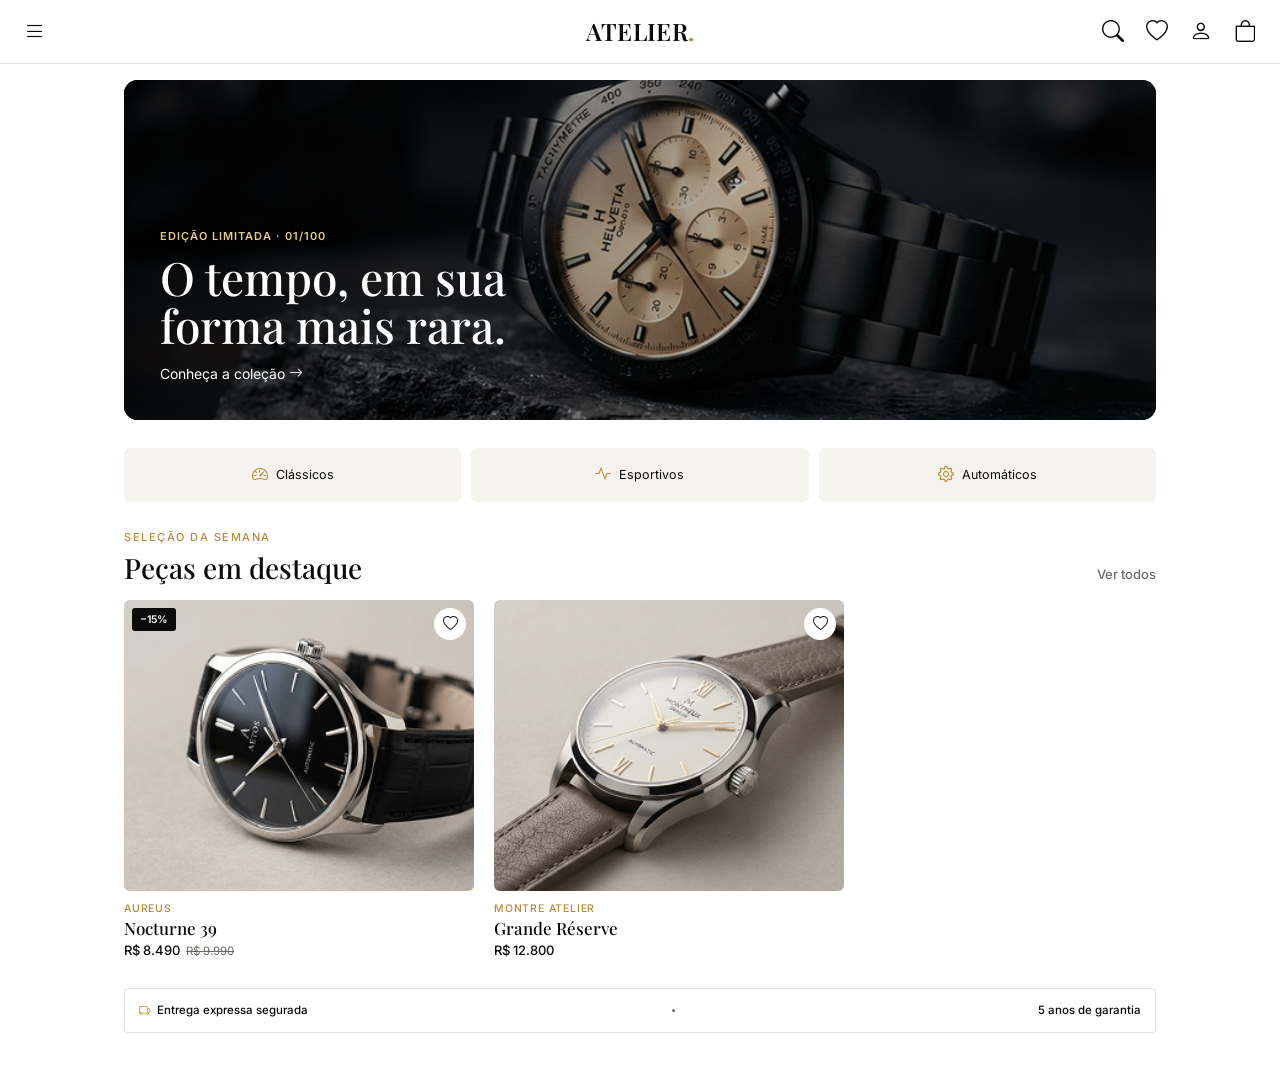
<file: index.html>
<!DOCTYPE html>
<html lang="pt-BR">
<head>
  <meta charset="UTF-8">
  <meta name="viewport" content="width=device-width, initial-scale=1.0">
  <title>ATELIER</title>
  <link rel="preconnect" href="https://fonts.googleapis.com">
  <link rel="preconnect" href="https://fonts.gstatic.com" crossorigin>
  <link href="https://fonts.googleapis.com/css2?family=Inter:wght@400;500;600;700&family=Playfair+Display:wght@500;600&display=swap" rel="stylesheet">
  <link rel="stylesheet" href="https://cdn.jsdelivr.net/npm/bootstrap-icons@1.11.3/font/bootstrap-icons.css">
  <link rel="stylesheet" href="style.css">
  <script>document.documentElement.dataset.tema = localStorage.getItem('tema') || 'claro';</script>
</head>
<body data-pagina="home">
  <header class="topo">
    <div class="esquerda"><button class="icone" onclick="abrirMenu()" aria-label="Abrir menu"><i class="bi bi-list"></i></button></div>
    <a href="index.html" class="marca">ATELIER<span>.</span></a>
    <div class="direita">
      <button class="icone" onclick="abrirMenu()" aria-label="Buscar"><i class="bi bi-search"></i></button>
      <a href="favoritos.html" class="icone so-desktop" aria-label="Favoritos"><i class="bi bi-heart"></i></a>
      <a href="conta.html" class="icone so-desktop" aria-label="Minha conta"><i class="bi bi-person"></i></a>
      <a href="checkout.html" class="icone" aria-label="Sacola"><i class="bi bi-bag"></i><span class="contador">0</span></a>
    </div>
  </header>
  <div class="menu-tela" id="menu" hidden>
    <header class="topo escuro">
      <div class="esquerda"><button class="icone" onclick="fecharMenu()" aria-label="Fechar menu"><i class="bi bi-x-lg"></i></button></div>
      <a href="index.html" class="marca">ATELIER<span>.</span></a>
      <div class="direita">
        <a href="checkout.html" class="icone" aria-label="Sacola"><i class="bi bi-bag"></i></a>
      </div>
    </header>
    <form class="menu-busca" action="produtos.html">
      <div class="busca"><i class="bi bi-search"></i><input type="search" name="busca" placeholder="Buscar coleção, marca ou referência"></div>
    </form>
    <nav class="menu-lista">
      <a href="index.html" class="atual"><small>01</small>Início<i class="bi bi-arrow-up-right"></i></a>
      <a href="produtos.html?cat=novidades"><small>02</small>Novidades<i class="bi bi-arrow-up-right"></i></a>
      <a href="produtos.html?cat=relogios"><small>03</small>Relógios<i class="bi bi-arrow-up-right"></i></a>
      <a href="produtos.html?cat=acessorios"><small>04</small>Acessórios<i class="bi bi-arrow-up-right"></i></a>
      <a href="produtos.html?cat=ofertas"><small>05</small>Ofertas<i class="bi bi-arrow-up-right"></i></a>
    </nav>
    <a class="jornal" href="produtos.html?cat=novidades">
      <img src="img/Heritage chrono.png" alt="" onerror="this.remove()">
      <div><small>Atelier Journal · 08</small><h3>A arte invisível de um movimento perfeito</h3></div>
      <span>Ler artigo <i class="bi bi-arrow-right"></i></span>
    </a>
    <div class="menu-rodape">
      <a href="conta.html"><i class="bi bi-person"></i> Minha conta</a>
      <span>Brasil · PT <i class="bi bi-chevron-down" style="color:#a09e97"></i></span>
    </div>
  </div>

  <main>
    <section class="banner">
      <img src="img/Banner.png" alt="" onerror="this.remove()">
      <small>Edição limitada · 01/100</small>
      <h1>O tempo, em sua forma mais rara.</h1>
      <a href="produtos.html?cat=relogios">Conheça a coleção <i class="bi bi-arrow-right"></i></a>
    </section>

    <div class="atalhos">
      <a href="produtos.html?cat=relogios"><i class="bi bi-speedometer2"></i>Clássicos</a>
      <a href="produtos.html?cat=relogios"><i class="bi bi-activity"></i>Esportivos</a>
      <a href="produtos.html?cat=relogios"><i class="bi bi-gear"></i>Automáticos</a>
    </div>

    <section style="margin-top:28px">
      <span class="rotulo">Seleção da semana</span>
      <div class="titulo-linha">
        <h2>Peças em destaque</h2>
        <a href="produtos.html?cat=novidades">Ver todos</a>
      </div>
      <div class="grade destaques" id="destaques"></div>
    </section>

    <p class="faixa"><span><i class="bi bi-truck"></i>Entrega expressa segurada</span><em></em><span>5 anos de garantia</span></p>
  </main>
  <nav class="abas">
    <a href="index.html" class="ativo"><i class="bi bi-house"></i>Início</a>
    <a href="favoritos.html"><i class="bi bi-heart"></i>Favoritos</a>
    <a href="conta.html"><i class="bi bi-person"></i>Conta</a>
  </nav>

  <script src="script.js"></script>
</body>
</html>
</file>
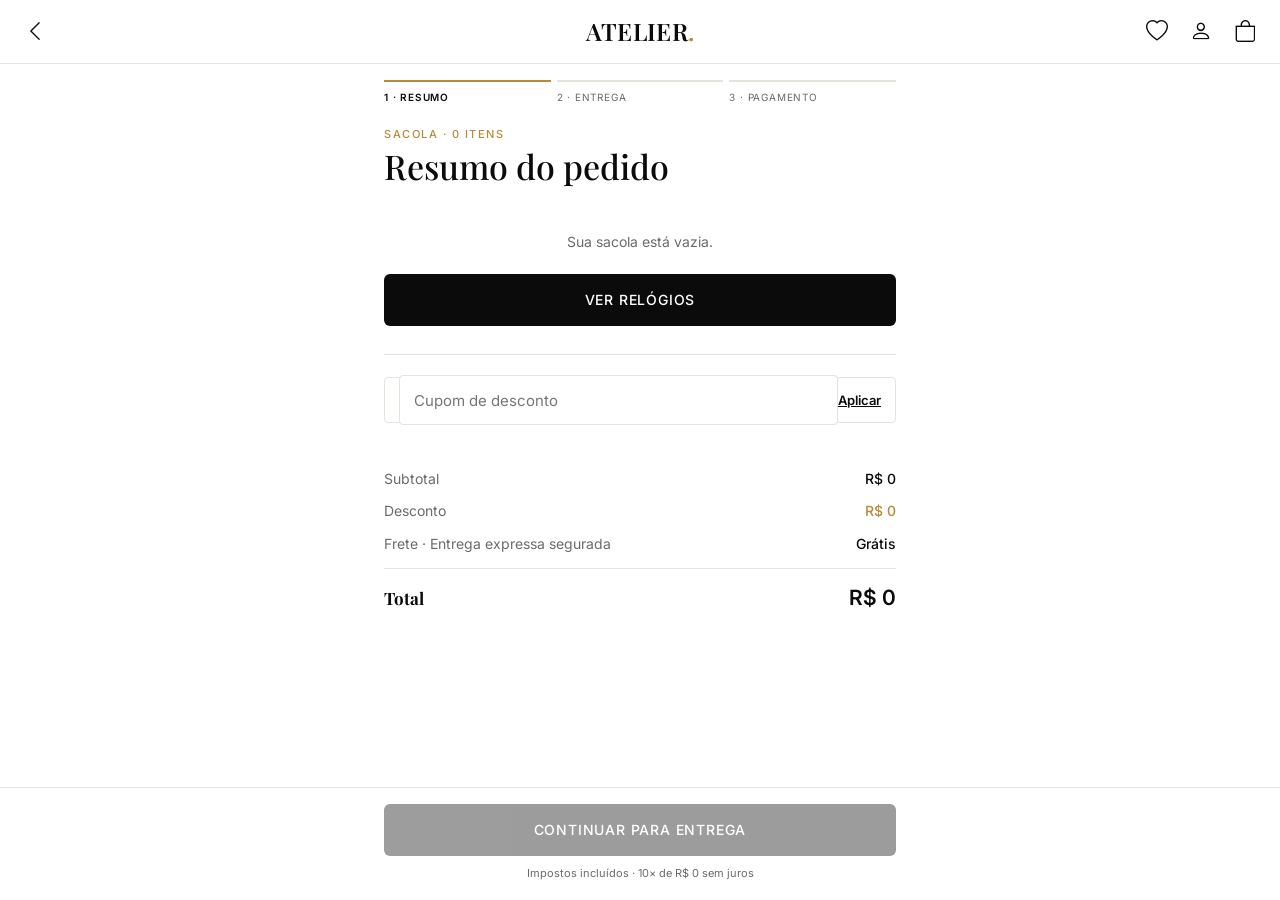
<file: Checkout.html>
<!DOCTYPE html>
<html lang="pt-BR">
<head>
  <meta charset="UTF-8">
  <meta name="viewport" content="width=device-width, initial-scale=1.0">
  <title>Checkout · ATELIER</title>
  <link rel="preconnect" href="https://fonts.googleapis.com">
  <link rel="preconnect" href="https://fonts.gstatic.com" crossorigin>
  <link href="https://fonts.googleapis.com/css2?family=Inter:wght@400;500;600;700&family=Playfair+Display:wght@500;600&display=swap" rel="stylesheet">
  <link rel="stylesheet" href="https://cdn.jsdelivr.net/npm/bootstrap-icons@1.11.3/font/bootstrap-icons.css">
  <link rel="stylesheet" href="style.css">
  <script>document.documentElement.dataset.tema = localStorage.getItem('tema') || 'claro';</script>
</head>
<body data-pagina="checkout">
  <header class="topo">
    <div class="esquerda"><button class="icone" onclick="history.back()" aria-label="Voltar"><i class="bi bi-chevron-left"></i></button></div>
    <a href="index.html" class="marca">ATELIER<span>.</span></a>
    <div class="direita">
      
      <a href="favoritos.html" class="icone so-desktop" aria-label="Favoritos"><i class="bi bi-heart"></i></a>
      <a href="conta.html" class="icone so-desktop" aria-label="Minha conta"><i class="bi bi-person"></i></a>
      <a href="checkout.html" class="icone" aria-label="Sacola"><i class="bi bi-bag"></i><span class="contador">0</span></a>
    </div>
  </header>

  <main class="estreito com-barra">
    <div class="passos" id="passos">
      <span class="atual">1 · Resumo</span>
      <span>2 · Entrega</span>
      <span>3 · Pagamento</span>
    </div>

    <section id="etapa1">
      <span class="rotulo" id="tituloSacola"></span>
      <h1>Resumo do pedido</h1>
      <div class="itens" id="itens"></div>

      <div class="cupom">
        <input type="text" id="codigoCupom" placeholder="Cupom de desconto">
        <button onclick="aplicarCupom()">Aplicar</button>
      </div>
      <p class="aviso" id="avisoCupom"></p>

      <div class="totais">
        <div><span>Subtotal</span><span id="subtotal"></span></div>
        <div class="desconto"><span>Desconto</span><span id="desconto"></span></div>
        <div><span>Frete · Entrega expressa segurada</span><span>Grátis</span></div>
      </div>
      <div class="total-final"><strong>Total</strong><strong class="totalGeral"></strong></div>

      <div class="barra-fixa">
        <button class="botao" id="continuar" onclick="irParaEtapa(2)">Continuar para entrega</button>
        <p class="nota-fixa" id="parcela"></p>
      </div>
    </section>

    <section id="etapa2" hidden>
      <span class="rotulo">Etapa 2 de 3</span>
      <h1>Informações de entrega</h1>

      <div id="formEntrega">
        <label for="nome">Nome completo</label>
        <input type="text" id="nome" value="Marina Albuquerque" required>
        <label for="telefone">Telefone</label>
        <input type="text" id="telefone" value="+55 (51) 99876-5432" required>
        <label for="cep">CEP</label>
        <input type="text" id="cep" value="90010-150" required>
        <label for="endereco">Endereço</label>
        <input type="text" id="endereco" value="Rua dos Andradas, 1234 · Apto 1201" required>
        <div class="linha-dupla">
          <div><label for="cidade">Cidade</label><input type="text" id="cidade" value="Porto Alegre" required></div>
          <div><label for="estado">Estado</label><input type="text" id="estado" value="RS" required></div>
        </div>
      </div>

      <div class="entrega-info">
        <i class="bi bi-truck"></i>
        <div><strong>Entrega expressa segurada</strong><br><span class="suave">Chegada em 2 a 3 dias úteis · Grátis</span></div>
      </div>

      <div class="barra-fixa">
        <button class="botao" onclick="irParaEtapa(3)">Continuar para pagamento</button>
        <button class="botao contorno" onclick="irParaEtapa(1)">Voltar</button>
      </div>
    </section>

    <section id="etapa3" hidden>
      <span class="rotulo">Etapa 3 de 3</span>
      <h1>Forma de pagamento</h1>

      <div class="opcoes">
        <label><input type="radio" name="metodo" value="cartao" checked onchange="escolherMetodo()"> Cartão de crédito · até 10× sem juros</label>
        <label><input type="radio" name="metodo" value="pix" onchange="escolherMetodo()"> Pix · aprovação imediata</label>
      </div>

      <div id="blocoCartao">
        <label for="numero">Número do cartão</label>
        <input type="text" id="numero" placeholder="0000 0000 0000 0000" required>
        <label for="titular">Nome impresso no cartão</label>
        <input type="text" id="titular" placeholder="NOME COMPLETO" required>
        <div class="linha-dupla">
          <div><label for="validade">Validade</label><input type="text" id="validade" placeholder="MM / AA" required></div>
          <div><label for="cvv">CVV</label><input type="text" id="cvv" placeholder="•••" required></div>
        </div>
      </div>

      <div id="blocoPix" hidden>
        <p class="suave" style="margin-top:16px">Abra o app do seu banco, escolha pagar com Pix e cole o código abaixo.</p>
        <p class="pix" id="codigoPix">00020126580014br.gov.bcb.pix0136atelier-pagamento-exemplo</p>
        <button class="botao contorno" onclick="copiarPix(this)">Copiar código</button>
      </div>

      <div class="total-final" style="margin-top:24px"><strong>Total</strong><strong class="totalGeral"></strong></div>

      <div class="barra-fixa">
        <button class="botao" onclick="concluirCompra()">Concluir compra</button>
        <button class="botao contorno" onclick="irParaEtapa(2)">Voltar</button>
        <p class="nota-fixa">Pagamento criptografado · Compra 100% segura</p>
      </div>
    </section>

    <section id="etapa4" class="confirmacao" hidden>
      <i class="bi bi-check2"></i>
      <h1>Obrigado, Marina.</h1>
      <p>Seu pedido foi confirmado e já estamos preparando sua peça com todo o cuidado.</p>

      <div class="resumo">
        <div><span>Pedido nº</span><strong id="numeroPedido"></strong></div>
        <div><span>Itens</span><span id="resumoItens"></span></div>
        <div><span>Pagamento</span><span id="resumoPagamento"></span></div>
        <div><span>Entrega prevista</span><span>Em 2 a 3 dias úteis</span></div>
        <div><span>Total</span><span id="resumoTotal"></span></div>
      </div>

      <a href="pedidos.html" class="botao">Rastrear pedido</a>
      <a href="produtos.html?cat=relogios" class="botao contorno" style="margin-top:10px">Continuar comprando</a>
    </section>
  </main>

  <script src="script.js"></script>
</body>
</html>
</file>
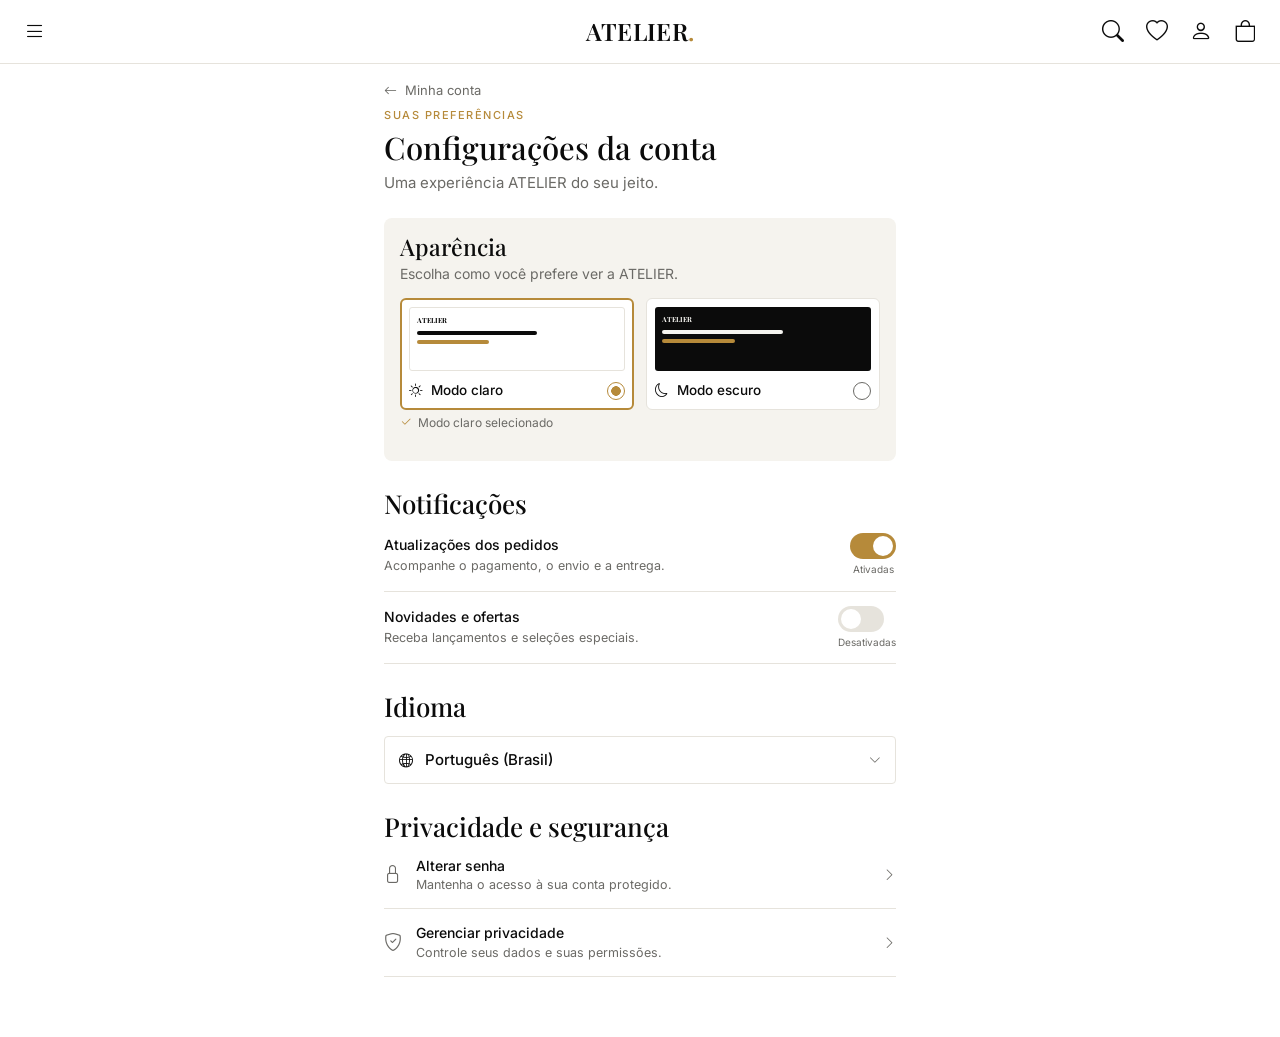
<file: Configuracoes.html>
<!DOCTYPE html>
<html lang="pt-BR">
<head>
  <meta charset="UTF-8">
  <meta name="viewport" content="width=device-width, initial-scale=1.0">
  <title>Configurações · ATELIER</title>
  <link rel="preconnect" href="https://fonts.googleapis.com">
  <link rel="preconnect" href="https://fonts.gstatic.com" crossorigin>
  <link href="https://fonts.googleapis.com/css2?family=Inter:wght@400;500;600;700&family=Playfair+Display:wght@500;600&display=swap" rel="stylesheet">
  <link rel="stylesheet" href="https://cdn.jsdelivr.net/npm/bootstrap-icons@1.11.3/font/bootstrap-icons.css">
  <link rel="stylesheet" href="style.css">
  <script>document.documentElement.dataset.tema = localStorage.getItem('tema') || 'claro';</script>
</head>
<body data-pagina="config">
  <header class="topo">
    <div class="esquerda"><button class="icone" onclick="abrirMenu()" aria-label="Abrir menu"><i class="bi bi-list"></i></button></div>
    <a href="index.html" class="marca">ATELIER<span>.</span></a>
    <div class="direita">
      <button class="icone" onclick="abrirMenu()" aria-label="Buscar"><i class="bi bi-search"></i></button>
      <a href="favoritos.html" class="icone so-desktop" aria-label="Favoritos"><i class="bi bi-heart"></i></a>
      <a href="conta.html" class="icone so-desktop" aria-label="Minha conta"><i class="bi bi-person"></i></a>
      <a href="checkout.html" class="icone" aria-label="Sacola"><i class="bi bi-bag"></i><span class="contador">0</span></a>
    </div>
  </header>
  <div class="menu-tela" id="menu" hidden>
    <header class="topo escuro">
      <div class="esquerda"><button class="icone" onclick="fecharMenu()" aria-label="Fechar menu"><i class="bi bi-x-lg"></i></button></div>
      <a href="index.html" class="marca">ATELIER<span>.</span></a>
      <div class="direita">
        <a href="checkout.html" class="icone" aria-label="Sacola"><i class="bi bi-bag"></i></a>
      </div>
    </header>
    <form class="menu-busca" action="produtos.html">
      <div class="busca"><i class="bi bi-search"></i><input type="search" name="busca" placeholder="Buscar coleção, marca ou referência"></div>
    </form>
    <nav class="menu-lista">
      <a href="index.html"><small>01</small>Início<i class="bi bi-arrow-up-right"></i></a>
      <a href="produtos.html?cat=novidades"><small>02</small>Novidades<i class="bi bi-arrow-up-right"></i></a>
      <a href="produtos.html?cat=relogios"><small>03</small>Relógios<i class="bi bi-arrow-up-right"></i></a>
      <a href="produtos.html?cat=acessorios"><small>04</small>Acessórios<i class="bi bi-arrow-up-right"></i></a>
      <a href="produtos.html?cat=ofertas"><small>05</small>Ofertas<i class="bi bi-arrow-up-right"></i></a>
    </nav>
    <a class="jornal" href="produtos.html?cat=novidades">
      <img src="img/Heritage chrono.png" alt="" onerror="this.remove()">
      <div><small>Atelier Journal · 08</small><h3>A arte invisível de um movimento perfeito</h3></div>
      <span>Ler artigo <i class="bi bi-arrow-right"></i></span>
    </a>
    <div class="menu-rodape">
      <a href="conta.html"><i class="bi bi-person"></i> Minha conta</a>
      <span>Brasil · PT <i class="bi bi-chevron-down" style="color:#a09e97"></i></span>
    </div>
  </div>

  <main class="estreito">
    <a href="conta.html" class="voltar-link"><i class="bi bi-arrow-left"></i> Minha conta</a>
    <section class="cabecalho-pagina" style="margin-bottom:0">
      <span class="rotulo">Suas preferências</span>
      <h1 style="font-size:31px">Configurações da conta</h1>
      <p>Uma experiência ATELIER do seu jeito.</p>
    </section>

    <section class="aparencia">
      <h2 style="font-size:23px">Aparência</h2>
      <p>Escolha como você prefere ver a ATELIER.</p>
      <div class="temas">
        <button class="tema" data-tema="claro" onclick="mudarTema('claro')">
          <div class="mini claro"><b>ATELIER</b><i></i><i></i></div>
          <span class="tema-nome"><i class="bi bi-sun"></i>Modo claro<span class="radio"></span></span>
        </button>
        <button class="tema" data-tema="escuro" onclick="mudarTema('escuro')">
          <div class="mini escuro"><b>ATELIER</b><i></i><i></i></div>
          <span class="tema-nome"><i class="bi bi-moon"></i>Modo escuro<span class="radio"></span></span>
        </button>
      </div>
      <p class="tema-ok"><i class="bi bi-check2"></i><span id="temaAtual"></span></p>
    </section>

    <section>
      <h2>Notificações</h2>
      <div class="preferencia">
        <div><strong>Atualizações dos pedidos</strong><small>Acompanhe o pagamento, o envio e a entrega.</small></div>
        <div class="interruptor"><input type="checkbox" checked onchange="alternarNotificacao(this)"><span>Ativadas</span></div>
      </div>
      <div class="preferencia">
        <div><strong>Novidades e ofertas</strong><small>Receba lançamentos e seleções especiais.</small></div>
        <div class="interruptor"><input type="checkbox" onchange="alternarNotificacao(this)"><span>Desativadas</span></div>
      </div>
    </section>

    <section>
      <h2 style="margin-bottom:14px">Idioma</h2>
      <div class="seletor">
        <i class="bi bi-globe2"></i>
        <select>
          <option>Português (Brasil)</option>
          <option>English</option>
          <option>Español</option>
        </select>
        <i class="bi bi-chevron-down seta"></i>
      </div>
    </section>

    <section>
      <h2>Privacidade e segurança</h2>
      <div class="linha-opcao"><i class="bi bi-lock"></i><div><strong style="font-weight:500">Alterar senha</strong><small>Mantenha o acesso à sua conta protegido.</small></div><i class="bi bi-chevron-right seta"></i></div>
      <div class="linha-opcao"><i class="bi bi-shield-check"></i><div><strong style="font-weight:500">Gerenciar privacidade</strong><small>Controle seus dados e suas permissões.</small></div><i class="bi bi-chevron-right seta"></i></div>
    </section>
  </main>
  <nav class="abas">
    <a href="index.html"><i class="bi bi-house"></i>Início</a>
    <a href="favoritos.html"><i class="bi bi-heart"></i>Favoritos</a>
    <a href="conta.html" class="ativo"><i class="bi bi-person"></i>Conta</a>
  </nav>

  <script src="script.js"></script>
</body>
</html>
</file>
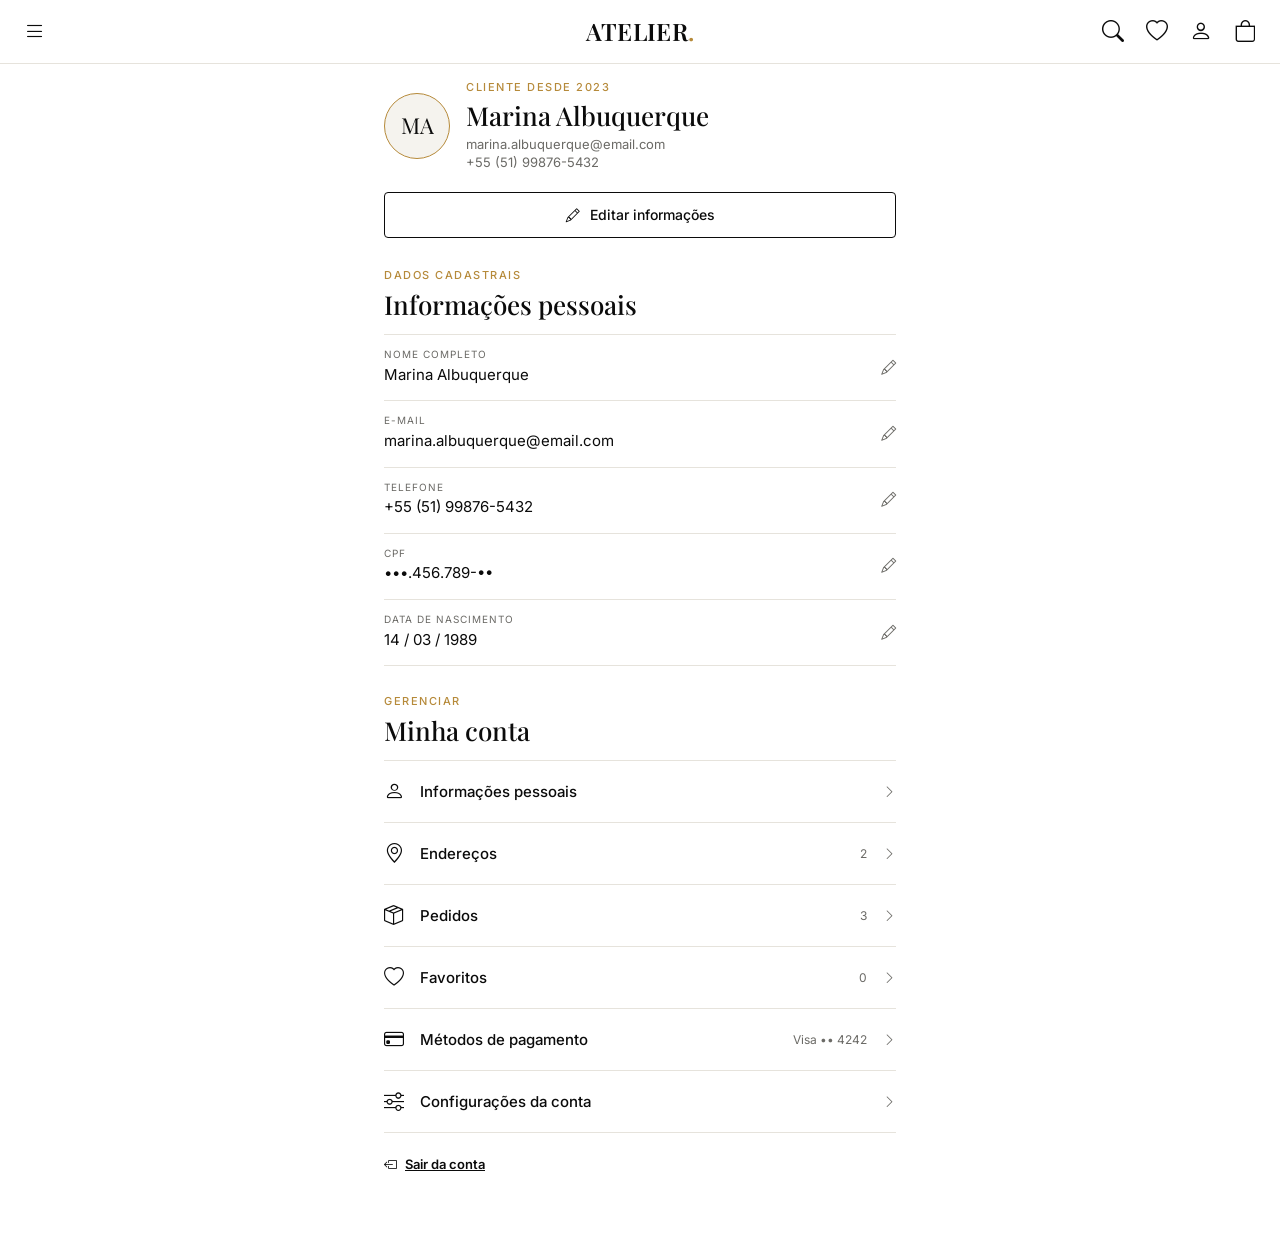
<file: Conta.html>
<!DOCTYPE html>
<html lang="pt-BR">
<head>
  <meta charset="UTF-8">
  <meta name="viewport" content="width=device-width, initial-scale=1.0">
  <title>Minha conta · ATELIER</title>
  <link rel="preconnect" href="https://fonts.googleapis.com">
  <link rel="preconnect" href="https://fonts.gstatic.com" crossorigin>
  <link href="https://fonts.googleapis.com/css2?family=Inter:wght@400;500;600;700&family=Playfair+Display:wght@500;600&display=swap" rel="stylesheet">
  <link rel="stylesheet" href="https://cdn.jsdelivr.net/npm/bootstrap-icons@1.11.3/font/bootstrap-icons.css">
  <link rel="stylesheet" href="style.css">
  <script>document.documentElement.dataset.tema = localStorage.getItem('tema') || 'claro';</script>
</head>
<body data-pagina="conta">
  <header class="topo">
    <div class="esquerda"><button class="icone" onclick="abrirMenu()" aria-label="Abrir menu"><i class="bi bi-list"></i></button></div>
    <a href="index.html" class="marca">ATELIER<span>.</span></a>
    <div class="direita">
      <button class="icone" onclick="abrirMenu()" aria-label="Buscar"><i class="bi bi-search"></i></button>
      <a href="favoritos.html" class="icone so-desktop" aria-label="Favoritos"><i class="bi bi-heart"></i></a>
      <a href="conta.html" class="icone so-desktop" aria-label="Minha conta"><i class="bi bi-person"></i></a>
      <a href="checkout.html" class="icone" aria-label="Sacola"><i class="bi bi-bag"></i><span class="contador">0</span></a>
    </div>
  </header>
  <div class="menu-tela" id="menu" hidden>
    <header class="topo escuro">
      <div class="esquerda"><button class="icone" onclick="fecharMenu()" aria-label="Fechar menu"><i class="bi bi-x-lg"></i></button></div>
      <a href="index.html" class="marca">ATELIER<span>.</span></a>
      <div class="direita">
        <a href="checkout.html" class="icone" aria-label="Sacola"><i class="bi bi-bag"></i></a>
      </div>
    </header>
    <form class="menu-busca" action="produtos.html">
      <div class="busca"><i class="bi bi-search"></i><input type="search" name="busca" placeholder="Buscar coleção, marca ou referência"></div>
    </form>
    <nav class="menu-lista">
      <a href="index.html"><small>01</small>Início<i class="bi bi-arrow-up-right"></i></a>
      <a href="produtos.html?cat=novidades"><small>02</small>Novidades<i class="bi bi-arrow-up-right"></i></a>
      <a href="produtos.html?cat=relogios"><small>03</small>Relógios<i class="bi bi-arrow-up-right"></i></a>
      <a href="produtos.html?cat=acessorios"><small>04</small>Acessórios<i class="bi bi-arrow-up-right"></i></a>
      <a href="produtos.html?cat=ofertas"><small>05</small>Ofertas<i class="bi bi-arrow-up-right"></i></a>
    </nav>
    <a class="jornal" href="produtos.html?cat=novidades">
      <img src="img/Heritage chrono.png" alt="" onerror="this.remove()">
      <div><small>Atelier Journal · 08</small><h3>A arte invisível de um movimento perfeito</h3></div>
      <span>Ler artigo <i class="bi bi-arrow-right"></i></span>
    </a>
    <div class="menu-rodape">
      <a href="conta.html"><i class="bi bi-person"></i> Minha conta</a>
      <span>Brasil · PT <i class="bi bi-chevron-down" style="color:#a09e97"></i></span>
    </div>
  </div>

  <main class="estreito">
    <section class="perfil">
      <div class="avatar">MA</div>
      <div>
        <span class="rotulo">Cliente desde 2023</span>
        <h1>Marina Albuquerque</h1>
        <p>marina.albuquerque@email.com<br>+55 (51) 99876-5432</p>
      </div>
    </section>

    <button class="botao contorno" id="btnEditar" onclick="editarDados()"><i class="bi bi-pencil"></i> Editar informações</button>

    <section id="dados" style="margin-top:30px">
      <span class="rotulo">Dados cadastrais</span>
      <h2>Informações pessoais</h2>
      <div class="lista-dados">
        <div class="dado"><div><small>Nome completo</small><input type="text" id="d1" value="Marina Albuquerque" disabled></div><button onclick="editarCampo('d1')" aria-label="Editar"><i class="bi bi-pencil"></i></button></div>
        <div class="dado"><div><small>E-mail</small><input type="text" id="d2" value="marina.albuquerque@email.com" disabled></div><button onclick="editarCampo('d2')" aria-label="Editar"><i class="bi bi-pencil"></i></button></div>
        <div class="dado"><div><small>Telefone</small><input type="text" id="d3" value="+55 (51) 99876-5432" disabled></div><button onclick="editarCampo('d3')" aria-label="Editar"><i class="bi bi-pencil"></i></button></div>
        <div class="dado"><div><small>CPF</small><input type="text" id="d4" value="•••.456.789-••" disabled></div><button onclick="editarCampo('d4')" aria-label="Editar"><i class="bi bi-pencil"></i></button></div>
        <div class="dado"><div><small>Data de nascimento</small><input type="text" id="d5" value="14 / 03 / 1989" disabled></div><button onclick="editarCampo('d5')" aria-label="Editar"><i class="bi bi-pencil"></i></button></div>
      </div>
    </section>

    <section>
      <span class="rotulo">Gerenciar</span>
      <h2>Minha conta</h2>
      <nav class="menu-conta">
        <a href="#dados"><i class="bi bi-person"></i>Informações pessoais<i class="bi bi-chevron-right seta" style="margin-left:auto"></i></a>
        <a href="#dados"><i class="bi bi-geo-alt"></i>Endereços<span class="qtd-menu">2</span><i class="bi bi-chevron-right seta"></i></a>
        <a href="pedidos.html"><i class="bi bi-box-seam"></i>Pedidos<span class="qtd-menu">3</span><i class="bi bi-chevron-right seta"></i></a>
        <a href="favoritos.html"><i class="bi bi-heart"></i>Favoritos<span class="qtd-menu" id="qtdFav"></span><i class="bi bi-chevron-right seta"></i></a>
        <a href="#dados"><i class="bi bi-credit-card"></i>Métodos de pagamento<span class="qtd-menu">Visa •• 4242</span><i class="bi bi-chevron-right seta"></i></a>
        <a href="configuracoes.html"><i class="bi bi-sliders"></i>Configurações da conta<i class="bi bi-chevron-right seta" style="margin-left:auto"></i></a>
      </nav>
      <button class="sair" onclick="sair()"><i class="bi bi-box-arrow-left"></i>Sair da conta</button>
    </section>
  </main>
  <nav class="abas">
    <a href="index.html"><i class="bi bi-house"></i>Início</a>
    <a href="favoritos.html"><i class="bi bi-heart"></i>Favoritos</a>
    <a href="conta.html" class="ativo"><i class="bi bi-person"></i>Conta</a>
  </nav>

  <script src="script.js"></script>
</body>
</html>
</file>
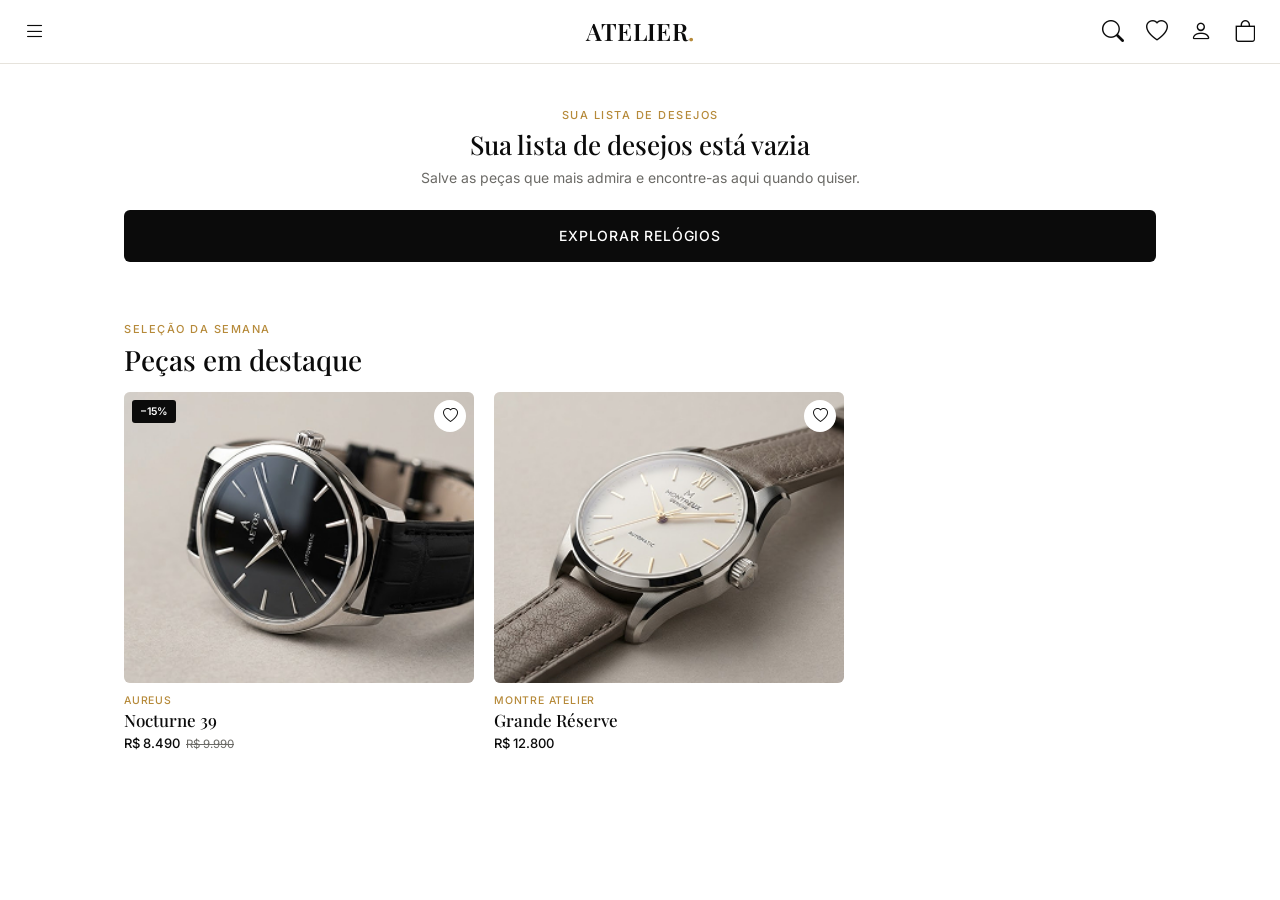
<file: Favoritos.html>
<!DOCTYPE html>
<html lang="pt-BR">
<head>
  <meta charset="UTF-8">
  <meta name="viewport" content="width=device-width, initial-scale=1.0">
  <title>Favoritos · ATELIER</title>
  <link rel="preconnect" href="https://fonts.googleapis.com">
  <link rel="preconnect" href="https://fonts.gstatic.com" crossorigin>
  <link href="https://fonts.googleapis.com/css2?family=Inter:wght@400;500;600;700&family=Playfair+Display:wght@500;600&display=swap" rel="stylesheet">
  <link rel="stylesheet" href="https://cdn.jsdelivr.net/npm/bootstrap-icons@1.11.3/font/bootstrap-icons.css">
  <link rel="stylesheet" href="style.css">
  <script>document.documentElement.dataset.tema = localStorage.getItem('tema') || 'claro';</script>
</head>
<body data-pagina="favoritos">
  <header class="topo">
    <div class="esquerda"><button class="icone" onclick="abrirMenu()" aria-label="Abrir menu"><i class="bi bi-list"></i></button></div>
    <a href="index.html" class="marca">ATELIER<span>.</span></a>
    <div class="direita">
      <button class="icone" onclick="abrirMenu()" aria-label="Buscar"><i class="bi bi-search"></i></button>
      <a href="favoritos.html" class="icone so-desktop" aria-label="Favoritos"><i class="bi bi-heart"></i></a>
      <a href="conta.html" class="icone so-desktop" aria-label="Minha conta"><i class="bi bi-person"></i></a>
      <a href="checkout.html" class="icone" aria-label="Sacola"><i class="bi bi-bag"></i><span class="contador">0</span></a>
    </div>
  </header>
  <div class="menu-tela" id="menu" hidden>
    <header class="topo escuro">
      <div class="esquerda"><button class="icone" onclick="fecharMenu()" aria-label="Fechar menu"><i class="bi bi-x-lg"></i></button></div>
      <a href="index.html" class="marca">ATELIER<span>.</span></a>
      <div class="direita">
        <a href="checkout.html" class="icone" aria-label="Sacola"><i class="bi bi-bag"></i></a>
      </div>
    </header>
    <form class="menu-busca" action="produtos.html">
      <div class="busca"><i class="bi bi-search"></i><input type="search" name="busca" placeholder="Buscar coleção, marca ou referência"></div>
    </form>
    <nav class="menu-lista">
      <a href="index.html"><small>01</small>Início<i class="bi bi-arrow-up-right"></i></a>
      <a href="produtos.html?cat=novidades"><small>02</small>Novidades<i class="bi bi-arrow-up-right"></i></a>
      <a href="produtos.html?cat=relogios"><small>03</small>Relógios<i class="bi bi-arrow-up-right"></i></a>
      <a href="produtos.html?cat=acessorios"><small>04</small>Acessórios<i class="bi bi-arrow-up-right"></i></a>
      <a href="produtos.html?cat=ofertas"><small>05</small>Ofertas<i class="bi bi-arrow-up-right"></i></a>
    </nav>
    <a class="jornal" href="produtos.html?cat=novidades">
      <img src="img/Heritage chrono.png" alt="" onerror="this.remove()">
      <div><small>Atelier Journal · 08</small><h3>A arte invisível de um movimento perfeito</h3></div>
      <span>Ler artigo <i class="bi bi-arrow-right"></i></span>
    </a>
    <div class="menu-rodape">
      <a href="conta.html"><i class="bi bi-person"></i> Minha conta</a>
      <span>Brasil · PT <i class="bi bi-chevron-down" style="color:#a09e97"></i></span>
    </div>
  </div>

  <main>
    <div id="favoritosCheio">
      <section class="cabecalho-pagina">
        <span class="rotulo">Sua seleção</span>
        <h1>Favoritos</h1>
        <p id="qtdFavoritos"></p>
      </section>
      <div class="grade" id="listaFavoritos"></div>
    </div>

    <section class="vazio" id="favoritosVazio" hidden>
      <span class="rotulo">Sua lista de desejos</span>
      <h2>Sua lista de desejos está vazia</h2>
      <p>Salve as peças que mais admira e encontre-as aqui quando quiser.</p>
      <a href="produtos.html?cat=relogios" class="botao">Explorar relógios</a>
    </section>

    <section style="margin-top:32px">
      <span class="rotulo">Seleção da semana</span>
      <div class="titulo-linha"><h2>Peças em destaque</h2></div>
      <div class="grade destaques" id="sugestoes"></div>
    </section>
  </main>
  <nav class="abas">
    <a href="index.html"><i class="bi bi-house"></i>Início</a>
    <a href="favoritos.html" class="ativo"><i class="bi bi-heart"></i>Favoritos</a>
    <a href="conta.html"><i class="bi bi-person"></i>Conta</a>
  </nav>

  <script src="script.js"></script>
</body>
</html>
</file>
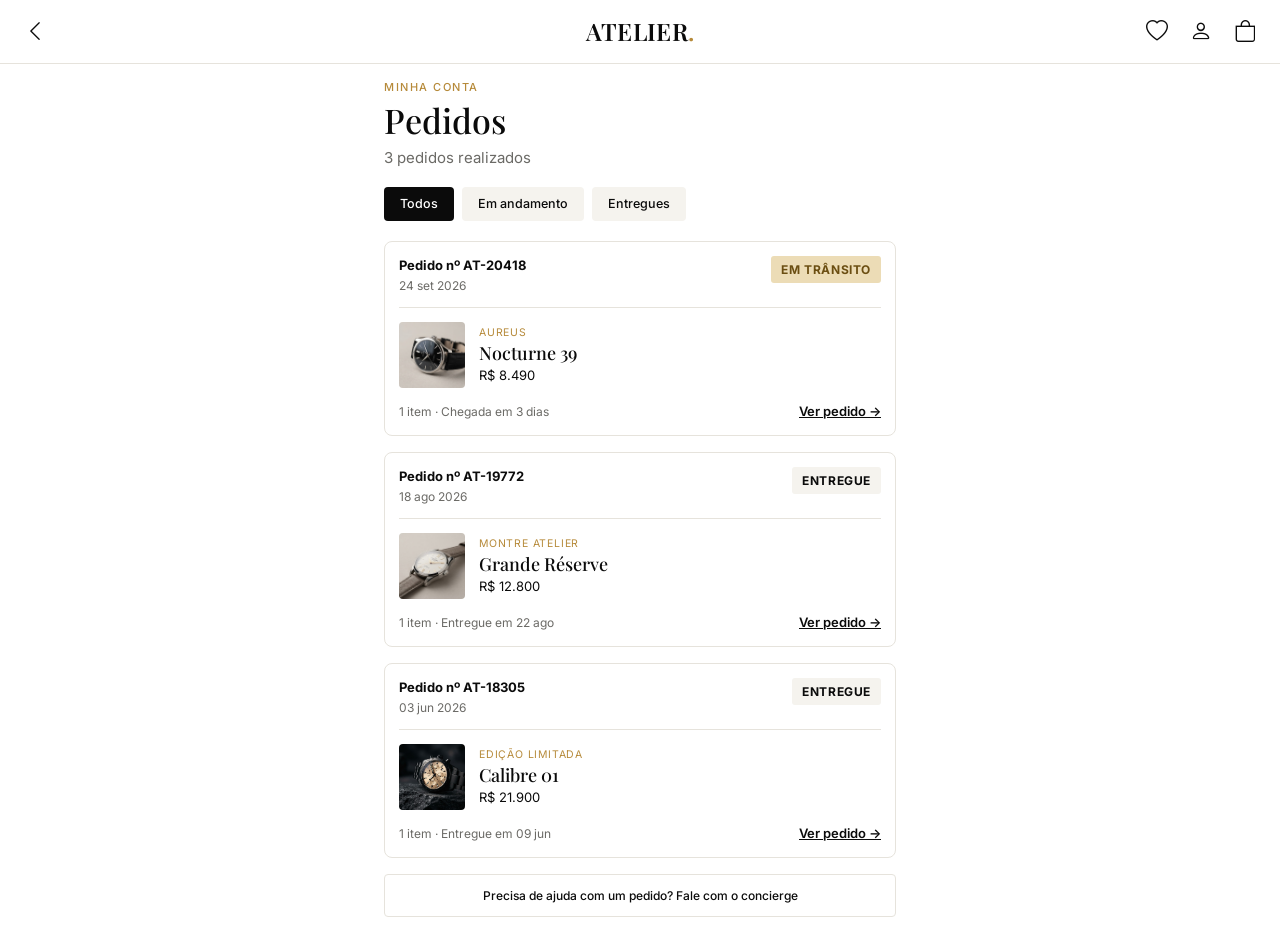
<file: Pedidos.html>
<!DOCTYPE html>
<html lang="pt-BR">
<head>
  <meta charset="UTF-8">
  <meta name="viewport" content="width=device-width, initial-scale=1.0">
  <title>Pedidos · ATELIER</title>
  <link rel="preconnect" href="https://fonts.googleapis.com">
  <link rel="preconnect" href="https://fonts.gstatic.com" crossorigin>
  <link href="https://fonts.googleapis.com/css2?family=Inter:wght@400;500;600;700&family=Playfair+Display:wght@500;600&display=swap" rel="stylesheet">
  <link rel="stylesheet" href="https://cdn.jsdelivr.net/npm/bootstrap-icons@1.11.3/font/bootstrap-icons.css">
  <link rel="stylesheet" href="style.css">
  <script>document.documentElement.dataset.tema = localStorage.getItem('tema') || 'claro';</script>
</head>
<body data-pagina="pedidos">
  <header class="topo">
    <div class="esquerda"><button class="icone" onclick="history.back()" aria-label="Voltar"><i class="bi bi-chevron-left"></i></button></div>
    <a href="index.html" class="marca">ATELIER<span>.</span></a>
    <div class="direita">
      
      <a href="favoritos.html" class="icone so-desktop" aria-label="Favoritos"><i class="bi bi-heart"></i></a>
      <a href="conta.html" class="icone so-desktop" aria-label="Minha conta"><i class="bi bi-person"></i></a>
      <a href="checkout.html" class="icone" aria-label="Sacola"><i class="bi bi-bag"></i><span class="contador">0</span></a>
    </div>
  </header>
  <div class="menu-tela" id="menu" hidden>
    <header class="topo escuro">
      <div class="esquerda"><button class="icone" onclick="fecharMenu()" aria-label="Fechar menu"><i class="bi bi-x-lg"></i></button></div>
      <a href="index.html" class="marca">ATELIER<span>.</span></a>
      <div class="direita">
        <a href="checkout.html" class="icone" aria-label="Sacola"><i class="bi bi-bag"></i></a>
      </div>
    </header>
    <form class="menu-busca" action="produtos.html">
      <div class="busca"><i class="bi bi-search"></i><input type="search" name="busca" placeholder="Buscar coleção, marca ou referência"></div>
    </form>
    <nav class="menu-lista">
      <a href="index.html"><small>01</small>Início<i class="bi bi-arrow-up-right"></i></a>
      <a href="produtos.html?cat=novidades"><small>02</small>Novidades<i class="bi bi-arrow-up-right"></i></a>
      <a href="produtos.html?cat=relogios"><small>03</small>Relógios<i class="bi bi-arrow-up-right"></i></a>
      <a href="produtos.html?cat=acessorios"><small>04</small>Acessórios<i class="bi bi-arrow-up-right"></i></a>
      <a href="produtos.html?cat=ofertas"><small>05</small>Ofertas<i class="bi bi-arrow-up-right"></i></a>
    </nav>
    <a class="jornal" href="produtos.html?cat=novidades">
      <img src="img/Heritage chrono.png" alt="" onerror="this.remove()">
      <div><small>Atelier Journal · 08</small><h3>A arte invisível de um movimento perfeito</h3></div>
      <span>Ler artigo <i class="bi bi-arrow-right"></i></span>
    </a>
    <div class="menu-rodape">
      <a href="conta.html"><i class="bi bi-person"></i> Minha conta</a>
      <span>Brasil · PT <i class="bi bi-chevron-down" style="color:#a09e97"></i></span>
    </div>
  </div>

  <main class="estreito">
    <section class="cabecalho-pagina" style="margin-bottom:0">
      <span class="rotulo">Minha conta</span>
      <h1>Pedidos</h1>
      <p>3 pedidos realizados</p>
    </section>

    <div class="filtros">
      <button class="ativa" onclick="filtrarPedidos('todos', this)">Todos</button>
      <button onclick="filtrarPedidos('andamento', this)">Em andamento</button>
      <button onclick="filtrarPedidos('entregue', this)">Entregues</button>
    </div>

    <article class="pedido" data-status="andamento">
      <div class="pedido-topo">
        <div><strong>Pedido nº AT-20418</strong><span>24 set 2026</span></div>
        <span class="status transito">Em trânsito</span>
      </div>
      <div class="pedido-corpo">
        <div class="miniatura"><img src="img/Nocturne 39.png" alt="Nocturne 39" onerror="this.remove()"></div>
        <div><small>Aureus</small><h3>Nocturne 39</h3><p>R$ 8.490</p></div>
      </div>
      <div class="pedido-rodape"><span>1 item · Chegada em 3 dias</span><button onclick="alternarPedido(this)">Ver pedido →</button></div>
      <p class="info" hidden>Enviado por entrega expressa segurada. Código de rastreio AT20418BR.</p>
    </article>

    <article class="pedido" data-status="entregue">
      <div class="pedido-topo">
        <div><strong>Pedido nº AT-19772</strong><span>18 ago 2026</span></div>
        <span class="status">Entregue</span>
      </div>
      <div class="pedido-corpo">
        <div class="miniatura"><img src="img/Grande reserve.png" alt="Grande Réserve" onerror="this.remove()"></div>
        <div><small>Montre Atelier</small><h3>Grande Réserve</h3><p>R$ 12.800</p></div>
      </div>
      <div class="pedido-rodape"><span>1 item · Entregue em 22 ago</span><button onclick="alternarPedido(this)">Ver pedido →</button></div>
      <p class="info" hidden>Entregue e assinado na portaria em 22 de agosto.</p>
    </article>

    <article class="pedido" data-status="entregue">
      <div class="pedido-topo">
        <div><strong>Pedido nº AT-18305</strong><span>03 jun 2026</span></div>
        <span class="status">Entregue</span>
      </div>
      <div class="pedido-corpo">
        <div class="miniatura"><img src="img/Calibre 01.png" alt="Calibre 01" onerror="this.remove()"></div>
        <div><small>Edição limitada</small><h3>Calibre 01</h3><p>R$ 21.900</p></div>
      </div>
      <div class="pedido-rodape"><span>1 item · Entregue em 09 jun</span><button onclick="alternarPedido(this)">Ver pedido →</button></div>
      <p class="info" hidden>Entregue em mãos ao titular da compra em 9 de junho.</p>
    </article>

    <p class="ajuda">Precisa de ajuda com um pedido? Fale com o concierge</p>
  </main>
  <nav class="abas">
    <a href="index.html"><i class="bi bi-house"></i>Início</a>
    <a href="favoritos.html"><i class="bi bi-heart"></i>Favoritos</a>
    <a href="conta.html" class="ativo"><i class="bi bi-person"></i>Conta</a>
  </nav>

  <script src="script.js"></script>
</body>
</html>
</file>
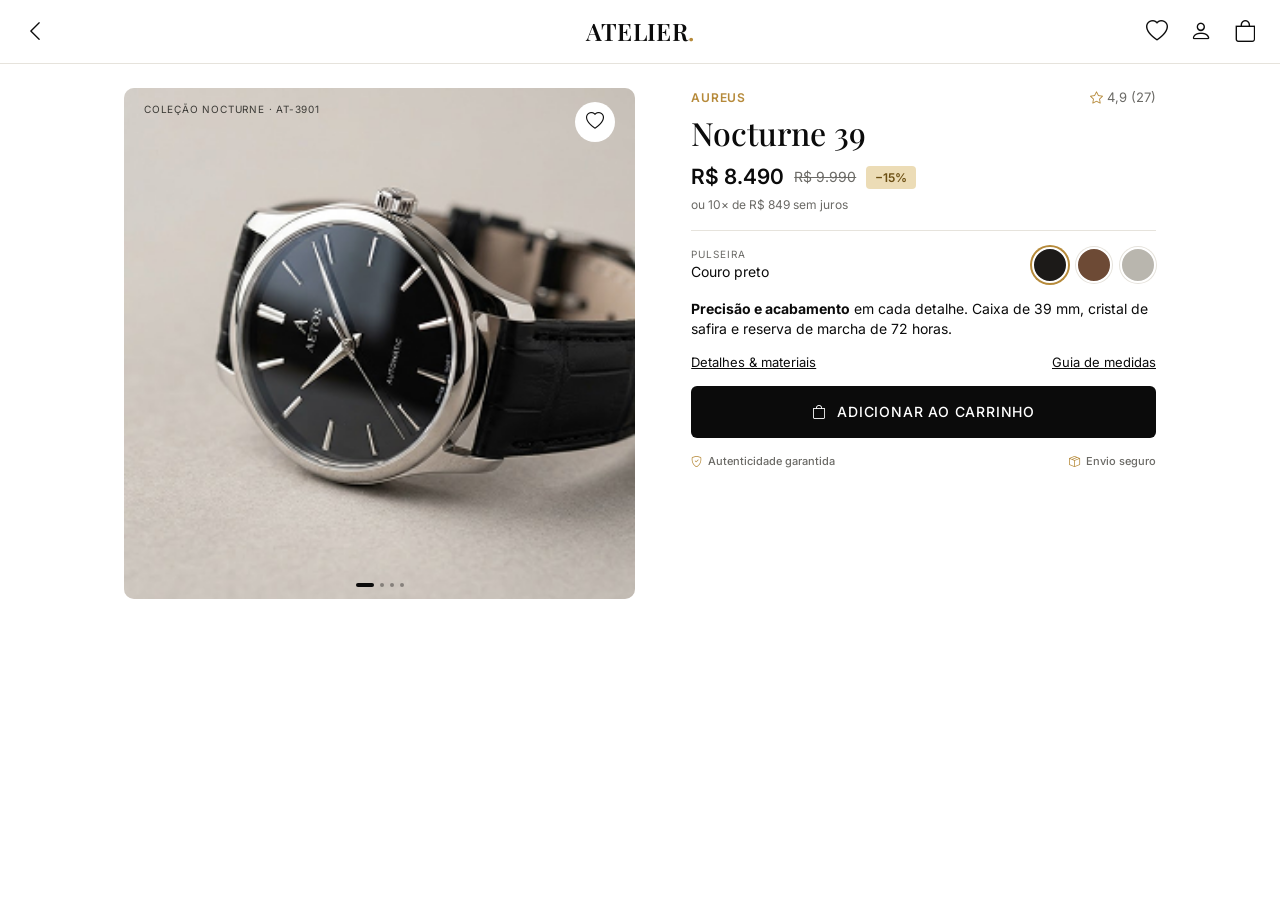
<file: Produto.html>
<!DOCTYPE html>
<html lang="pt-BR">
<head>
  <meta charset="UTF-8">
  <meta name="viewport" content="width=device-width, initial-scale=1.0">
  <title>Produto · ATELIER</title>
  <link rel="preconnect" href="https://fonts.googleapis.com">
  <link rel="preconnect" href="https://fonts.gstatic.com" crossorigin>
  <link href="https://fonts.googleapis.com/css2?family=Inter:wght@400;500;600;700&family=Playfair+Display:wght@500;600&display=swap" rel="stylesheet">
  <link rel="stylesheet" href="https://cdn.jsdelivr.net/npm/bootstrap-icons@1.11.3/font/bootstrap-icons.css">
  <link rel="stylesheet" href="style.css">
  <script>document.documentElement.dataset.tema = localStorage.getItem('tema') || 'claro';</script>
</head>
<body data-pagina="produto">
  <header class="topo">
    <div class="esquerda"><button class="icone" onclick="history.back()" aria-label="Voltar"><i class="bi bi-chevron-left"></i></button></div>
    <a href="index.html" class="marca">ATELIER<span>.</span></a>
    <div class="direita">
      
      <a href="favoritos.html" class="icone so-desktop" aria-label="Favoritos"><i class="bi bi-heart"></i></a>
      <a href="conta.html" class="icone so-desktop" aria-label="Minha conta"><i class="bi bi-person"></i></a>
      <a href="checkout.html" class="icone" aria-label="Sacola"><i class="bi bi-bag"></i><span class="contador">0</span></a>
    </div>
  </header>
  <div class="menu-tela" id="menu" hidden>
    <header class="topo escuro">
      <div class="esquerda"><button class="icone" onclick="fecharMenu()" aria-label="Fechar menu"><i class="bi bi-x-lg"></i></button></div>
      <a href="index.html" class="marca">ATELIER<span>.</span></a>
      <div class="direita">
        <a href="checkout.html" class="icone" aria-label="Sacola"><i class="bi bi-bag"></i></a>
      </div>
    </header>
    <form class="menu-busca" action="produtos.html">
      <div class="busca"><i class="bi bi-search"></i><input type="search" name="busca" placeholder="Buscar coleção, marca ou referência"></div>
    </form>
    <nav class="menu-lista">
      <a href="index.html"><small>01</small>Início<i class="bi bi-arrow-up-right"></i></a>
      <a href="produtos.html?cat=novidades"><small>02</small>Novidades<i class="bi bi-arrow-up-right"></i></a>
      <a href="produtos.html?cat=relogios"><small>03</small>Relógios<i class="bi bi-arrow-up-right"></i></a>
      <a href="produtos.html?cat=acessorios"><small>04</small>Acessórios<i class="bi bi-arrow-up-right"></i></a>
      <a href="produtos.html?cat=ofertas"><small>05</small>Ofertas<i class="bi bi-arrow-up-right"></i></a>
    </nav>
    <a class="jornal" href="produtos.html?cat=novidades">
      <img src="img/Heritage chrono.png" alt="" onerror="this.remove()">
      <div><small>Atelier Journal · 08</small><h3>A arte invisível de um movimento perfeito</h3></div>
      <span>Ler artigo <i class="bi bi-arrow-right"></i></span>
    </a>
    <div class="menu-rodape">
      <a href="conta.html"><i class="bi bi-person"></i> Minha conta</a>
      <span>Brasil · PT <i class="bi bi-chevron-down" style="color:#a09e97"></i></span>
    </div>
  </div>

  <main id="produto"></main>

  <script src="script.js"></script>
</body>
</html>
</file>
<file: style.css>
* {
  box-sizing: border-box;
  margin: 0;
  padding: 0;
}

:root {
  --fundo: #ffffff;
  --texto: #0b0b0b;
  --suave: #6b6a66;
  --linha: #e6e3dc;
  --cartao: #f5f3ee;
  --dourado: #b68a3a;
  --botao: #0b0b0b;
  --botao-texto: #ffffff;
  --selo: #0b0b0b;
  --selo-texto: #ffffff;
  --pilula: #ecdcb6;
  --pilula-texto: #6b4e12;
}

html[data-tema="escuro"] {
  --fundo: #0b0b0b;
  --texto: #f5f4f0;
  --suave: #a09e97;
  --linha: #262624;
  --cartao: #161615;
  --dourado: #c9a24f;
  --botao: #f5f4f0;
  --botao-texto: #0b0b0b;
  --selo: #c9a24f;
  --selo-texto: #0b0b0b;
  --pilula: #3a3020;
  --pilula-texto: #e6c985;
}

[hidden] {
  display: none !important;
}

html {
  -webkit-text-size-adjust: 100%;
}

body {
  min-height: 100vh;
  padding-bottom: 96px;
  background: var(--fundo);
  color: var(--texto);
  font-family: 'Inter', sans-serif;
  font-size: 14px;
  line-height: 1.45;
  -webkit-font-smoothing: antialiased;
}

a {
  color: inherit;
  text-decoration: none;
}

button,
input,
select {
  font: inherit;
  color: inherit;
}

button {
  background: none;
  border: 0;
  cursor: pointer;
}

h1,
h2,
h3 {
  font-family: 'Playfair Display', serif;
  font-weight: 500;
}

h1 {
  font-size: 34px;
  line-height: 1.1;
}

h2 {
  font-size: 26px;
  line-height: 1.15;
}

main {
  max-width: 1080px;
  margin: 0 auto;
  padding: 16px 24px 32px;
}

section {
  margin-bottom: 28px;
}

.rotulo {
  display: block;
  margin-bottom: 6px;
  font-size: 11px;
  font-weight: 500;
  letter-spacing: 1.5px;
  text-transform: uppercase;
  color: var(--dourado);
}

.suave {
  color: var(--suave);
}

.topo {
  position: sticky;
  top: 0;
  z-index: 20;
  display: grid;
  grid-template-columns: 1fr auto 1fr;
  align-items: center;
  height: 64px;
  padding: 0 24px;
  background: var(--fundo);
  border-bottom: 1px solid var(--linha);
}

.topo.escuro {
  background: #0b0b0b;
  border-color: #1f1f1d;
  color: #f5f4f0;
}

.topo .esquerda {
  justify-self: start;
}

.topo .direita {
  justify-self: end;
  display: flex;
  align-items: center;
  gap: 22px;
}

.icone {
  position: relative;
  display: block;
  font-size: 22px;
  line-height: 1;
}

.so-desktop {
  display: none;
}

.marca {
  font-family: 'Playfair Display', serif;
  font-size: 24px;
  font-weight: 600;
  letter-spacing: 0.3px;
}

.marca span {
  color: var(--dourado);
}

.contador {
  position: absolute;
  top: -9px;
  right: -9px;
  width: 17px;
  height: 17px;
  display: grid;
  place-items: center;
  border-radius: 50%;
  background: #b68a3a;
  color: #ffffff;
  font-family: 'Inter', sans-serif;
  font-size: 10px;
  font-weight: 600;
}

.abas {
  position: fixed;
  left: 0;
  right: 0;
  bottom: 0;
  z-index: 15;
  display: flex;
  height: 76px;
  padding-top: 12px;
  background: var(--fundo);
  border-top: 1px solid var(--linha);
}

.abas a {
  flex: 1;
  display: flex;
  flex-direction: column;
  align-items: center;
  gap: 4px;
  font-size: 11px;
  color: var(--suave);
}

.abas i {
  font-size: 21px;
}

.abas .ativo {
  color: var(--dourado);
  font-weight: 500;
}

.menu-tela {
  position: fixed;
  inset: 0;
  z-index: 50;
  overflow-y: auto;
  background: #0b0b0b;
  color: #f5f4f0;
}

.menu-tela .topo {
  position: static;
}

.menu-busca {
  padding: 22px 24px 0;
}

.busca {
  display: flex;
  align-items: center;
  gap: 10px;
  height: 46px;
  padding: 0 14px;
  border: 1px solid #2c2c29;
  border-radius: 6px;
  background: #111110;
  color: #a09e97;
}

.busca input {
  flex: 1;
  border: 0;
  outline: none;
  background: transparent;
  color: #f5f4f0;
  font-size: 14px;
}

.menu-lista {
  margin: 14px 24px 0;
}

.menu-lista a {
  display: flex;
  align-items: baseline;
  gap: 14px;
  padding: 12px 0;
  border-bottom: 1px solid #262624;
  font-family: 'Playfair Display', serif;
  font-size: 30px;
  font-weight: 500;
}

.menu-lista small {
  width: 22px;
  font-family: 'Inter', sans-serif;
  font-size: 10px;
  color: #8d8b84;
}

.menu-lista i {
  margin-left: auto;
  font-size: 14px;
  color: #9a9890;
}

.menu-lista .atual {
  color: #e6c985;
}

.menu-lista .atual small,
.menu-lista .atual i {
  color: #c9a24f;
}

.jornal {
  position: relative;
  display: flex;
  flex-direction: column;
  justify-content: space-between;
  height: 156px;
  margin: 22px 24px 0;
  padding: 16px;
  overflow: hidden;
  border-radius: 10px;
  background: #1a1a18;
  color: #ffffff;
}

.jornal img {
  position: absolute;
  inset: 0;
  width: 100%;
  height: 100%;
  object-fit: cover;
}

.jornal::before {
  content: '';
  position: absolute;
  inset: 0;
  z-index: 1;
  background: linear-gradient(90deg, rgba(0, 0, 0, 0.7), rgba(0, 0, 0, 0.25));
}

.jornal > *:not(img) {
  position: relative;
  z-index: 2;
}

.jornal small {
  font-size: 10px;
  font-weight: 600;
  letter-spacing: 1px;
  text-transform: uppercase;
  color: #e6c985;
}

.jornal h3 {
  max-width: 230px;
  margin-top: 6px;
  font-size: 20px;
  line-height: 1.2;
}

.jornal span {
  font-size: 12px;
}

.menu-rodape {
  display: flex;
  align-items: center;
  justify-content: space-between;
  margin: 22px 24px 40px;
  font-size: 13px;
  font-weight: 600;
}

.menu-rodape i {
  color: #c9a24f;
}

.banner {
  position: relative;
  display: flex;
  flex-direction: column;
  justify-content: flex-end;
  height: 226px;
  padding: 20px 18px;
  overflow: hidden;
  border-radius: 14px;
  background: #16130e;
  color: #ffffff;
}

.banner img {
  position: absolute;
  inset: 0;
  width: 100%;
  height: 100%;
  object-fit: cover;
}

.banner::before {
  content: '';
  position: absolute;
  inset: 0;
  z-index: 1;
  background: linear-gradient(90deg, rgba(0, 0, 0, 0.7) 0%, rgba(0, 0, 0, 0.3) 55%, rgba(0, 0, 0, 0) 100%);
}

.banner > *:not(img) {
  position: relative;
  z-index: 2;
}

.banner small {
  display: block;
  margin-bottom: 8px;
  font-size: 11px;
  font-weight: 600;
  letter-spacing: 1px;
  text-transform: uppercase;
  color: #e6c985;
}

.banner h1 {
  max-width: 250px;
  margin-bottom: 14px;
  font-size: 31px;
  line-height: 1.05;
}

.banner a {
  font-size: 14px;
}

.atalhos {
  display: grid;
  grid-template-columns: repeat(3, 1fr);
  gap: 10px;
  margin-top: 16px;
}

.atalhos a {
  display: flex;
  align-items: center;
  justify-content: center;
  gap: 8px;
  height: 54px;
  border: 1px solid transparent;
  border-radius: 6px;
  background: var(--cartao);
  font-size: 12.5px;
}

html[data-tema="escuro"] .atalhos a {
  border-color: var(--linha);
}

.atalhos i {
  font-size: 16px;
  color: var(--dourado);
}

.titulo-linha {
  display: flex;
  align-items: baseline;
  justify-content: space-between;
  margin-bottom: 16px;
}

.titulo-linha h2 {
  font-size: 28px;
}

.titulo-linha a {
  font-size: 13px;
  font-weight: 500;
  color: var(--suave);
}

html[data-tema="escuro"] .titulo-linha a {
  color: var(--dourado);
}

.grade {
  display: grid;
  grid-template-columns: repeat(2, 1fr);
  gap: 22px 12px;
}

.cartao {
  position: relative;
}

.cartao .foto {
  display: block;
  position: relative;
  aspect-ratio: 171 / 190;
  overflow: hidden;
  border-radius: 6px;
  background: var(--cartao);
}

.destaques .cartao .foto {
  aspect-ratio: 171 / 142;
}

.cartao .foto img {
  display: block;
  width: 100%;
  height: 100%;
  object-fit: cover;
}

.selo {
  position: absolute;
  top: 8px;
  left: 8px;
  z-index: 2;
  padding: 4px 8px;
  border-radius: 3px;
  background: var(--selo);
  color: var(--selo-texto);
  font-size: 10.5px;
  font-weight: 600;
}

.coracao {
  position: absolute;
  top: 8px;
  right: 8px;
  z-index: 2;
  width: 32px;
  height: 32px;
  display: grid;
  place-items: center;
  border-radius: 50%;
  background: #ffffff;
  color: #0b0b0b;
  font-size: 15px;
}

html[data-tema="escuro"] .coracao {
  background: #0b0b0b;
  color: #f5f4f0;
}

.coracao .bi-heart-fill {
  color: #b68a3a;
}

.marca-peca {
  display: block;
  margin-top: 10px;
  font-size: 10.5px;
  font-weight: 500;
  letter-spacing: 0.8px;
  text-transform: uppercase;
  color: var(--dourado);
}

.cartao h3 {
  margin-top: 2px;
  font-size: 17px;
  line-height: 1.2;
}

.preco-linha {
  margin-top: 3px;
  font-size: 13px;
  font-weight: 500;
}

.preco-linha s {
  margin-left: 6px;
  font-size: 11.5px;
  font-weight: 400;
  color: var(--suave);
}

.faixa {
  display: flex;
  align-items: center;
  justify-content: space-between;
  padding: 13px 14px;
  border: 1px solid var(--linha);
  border-radius: 4px;
  font-size: 11.5px;
  font-weight: 500;
}

.faixa i {
  margin-right: 6px;
  color: var(--dourado);
}

.faixa em {
  width: 3px;
  height: 3px;
  border-radius: 50%;
  background: var(--suave);
}

.botao {
  display: flex;
  align-items: center;
  justify-content: center;
  gap: 10px;
  width: 100%;
  height: 52px;
  border-radius: 6px;
  background: var(--botao);
  color: var(--botao-texto);
  font-size: 14px;
  font-weight: 500;
  letter-spacing: 0.8px;
  text-transform: uppercase;
}

.botao.contorno {
  height: 46px;
  border: 1px solid var(--texto);
  border-radius: 4px;
  background: transparent;
  color: var(--texto);
  letter-spacing: 0;
  text-transform: none;
}

.cabecalho-pagina {
  margin-bottom: 18px;
}

.cabecalho-pagina h1 {
  margin-bottom: 8px;
}

.cabecalho-pagina p {
  color: var(--suave);
  font-size: 15px;
}

.contagem {
  display: flex;
  justify-content: space-between;
  margin-bottom: 14px;
  font-size: 13px;
}

.contagem strong {
  font-weight: 600;
}

.contagem span {
  color: var(--suave);
}

.acoes {
  display: grid;
  grid-template-columns: 1fr 1.15fr;
  gap: 10px;
  margin-bottom: 22px;
}

.btn-filtro {
  display: flex;
  align-items: center;
  justify-content: center;
  gap: 10px;
  height: 42px;
  border: 1px solid var(--texto);
  border-radius: 4px;
  font-weight: 500;
}

.ordenar {
  position: relative;
  display: flex;
  align-items: center;
  gap: 8px;
  height: 42px;
  padding: 0 12px;
  border: 1px solid var(--linha);
  border-radius: 4px;
  background: var(--cartao);
  color: var(--suave);
  font-size: 13px;
}

.ordenar select {
  flex: 1;
  padding-right: 20px;
  border: 0;
  outline: none;
  appearance: none;
  background: transparent;
  font-size: 13px;
  font-weight: 600;
}

.ordenar select option {
  background: var(--fundo);
  color: var(--texto);
}

.ordenar i {
  position: absolute;
  right: 12px;
  pointer-events: none;
  font-size: 12px;
}

.painel {
  margin-bottom: 20px;
  padding: 16px;
  border-radius: 8px;
  background: var(--cartao);
}

.painel label {
  margin-top: 0;
}

.painel input[type="range"] {
  width: 100%;
  accent-color: #b68a3a;
}

.vazio {
  padding: 28px 0;
  text-align: center;
  color: var(--suave);
}

.vazio h2 {
  margin-bottom: 8px;
  color: var(--texto);
}

.vazio .botao {
  margin-top: 22px;
}

#produto {
  padding-top: 0;
}

.galeria {
  position: relative;
  margin: 0 -24px 18px;
  aspect-ratio: 402 / 316;
  overflow: hidden;
  background: var(--cartao);
}

.galeria .foto-grande,
.galeria img {
  display: block;
  width: 100%;
  height: 100%;
  object-fit: cover;
}

.legenda {
  position: absolute;
  top: 14px;
  left: 24px;
  font-size: 10px;
  letter-spacing: 0.8px;
  text-transform: uppercase;
  color: #3b3a36;
}

.galeria .coracao {
  top: 14px;
  right: 24px;
  width: 40px;
  height: 40px;
  font-size: 18px;
}

.pontos {
  position: absolute;
  left: 50%;
  bottom: 12px;
  display: flex;
  align-items: center;
  gap: 6px;
  transform: translateX(-50%);
}

.pontos i {
  width: 4px;
  height: 4px;
  border-radius: 50%;
  background: rgba(0, 0, 0, 0.35);
}

.pontos .ativo {
  width: 18px;
  border-radius: 3px;
  background: #0b0b0b;
}

.linha-topo {
  display: flex;
  align-items: center;
  justify-content: space-between;
}

.linha-topo .marca-peca {
  margin: 0;
  font-size: 12px;
  font-weight: 600;
}

.nota {
  font-size: 13px;
  color: var(--suave);
}

.nota i {
  color: var(--dourado);
}

.detalhes h1 {
  margin: 8px 0 12px;
  font-size: 32px;
}

.preco-grande {
  display: flex;
  align-items: center;
  gap: 10px;
}

.preco-grande strong {
  font-size: 21px;
  font-weight: 600;
}

.preco-grande s {
  font-size: 14px;
  color: var(--suave);
}

.preco-grande em {
  padding: 3px 9px;
  border-radius: 4px;
  background: var(--pilula);
  color: var(--pilula-texto);
  font-size: 12px;
  font-style: normal;
  font-weight: 600;
}

.parcelas {
  margin: 4px 0 16px;
  padding-bottom: 16px;
  border-bottom: 1px solid var(--linha);
  font-size: 12px;
  color: var(--suave);
}

.pulseira {
  display: flex;
  align-items: center;
  justify-content: space-between;
  margin-bottom: 16px;
}

.pulseira small {
  display: block;
  font-size: 10px;
  letter-spacing: 1px;
  text-transform: uppercase;
  color: var(--suave);
}

.pulseira span {
  font-size: 14px;
}

.cores {
  display: flex;
  gap: 8px;
}

.cores button {
  width: 36px;
  height: 36px;
  border: 2px solid var(--fundo);
  border-radius: 50%;
  box-shadow: 0 0 0 1px var(--linha);
}

.cores .escolhida {
  box-shadow: 0 0 0 2px var(--dourado);
}

.descricao {
  margin-bottom: 14px;
  font-size: 14px;
}

.links {
  display: flex;
  justify-content: space-between;
  margin-bottom: 14px;
  font-size: 13px;
}

.links button {
  font-size: 13px;
  text-decoration: underline;
}

.info {
  margin-bottom: 14px;
  padding: 12px 14px;
  border-radius: 6px;
  background: var(--cartao);
  font-size: 13px;
  color: var(--suave);
}

.selos {
  display: flex;
  justify-content: space-between;
  margin-top: 16px;
  font-size: 11px;
  font-weight: 500;
  color: var(--suave);
}

.selos i {
  margin-right: 6px;
  color: var(--dourado);
}

.passos {
  display: grid;
  grid-template-columns: repeat(3, 1fr);
  gap: 6px;
  margin-bottom: 22px;
}

.passos span {
  padding-top: 8px;
  border-top: 2px solid var(--linha);
  font-size: 10px;
  letter-spacing: 0.8px;
  text-transform: uppercase;
  color: var(--suave);
}

.passos .feito,
.passos .atual {
  border-color: var(--dourado);
}

.passos .atual {
  font-weight: 600;
  color: var(--texto);
}

.estreito {
  max-width: 560px;
}

.itens {
  margin-top: 18px;
  border-bottom: 1px solid var(--linha);
}

.item {
  display: grid;
  grid-template-columns: 84px 1fr auto;
  gap: 16px;
  align-items: center;
  padding: 14px 0;
  border-top: 1px solid var(--linha);
}

.miniatura {
  width: 84px;
  height: 84px;
  overflow: hidden;
  border-radius: 6px;
  background: var(--cartao);
}

.miniatura img {
  display: block;
  width: 100%;
  height: 100%;
  object-fit: cover;
}

.item small {
  display: block;
  font-size: 10.5px;
  letter-spacing: 0.8px;
  text-transform: uppercase;
  color: var(--dourado);
}

.item h3 {
  font-size: 17px;
}

.qtd {
  display: inline-flex;
  align-items: center;
  height: 28px;
  margin-top: 8px;
  border: 1px solid var(--linha);
  border-radius: 4px;
}

.qtd button {
  width: 28px;
  height: 100%;
  font-size: 13px;
}

.qtd span {
  min-width: 26px;
  text-align: center;
  font-size: 13px;
}

.valor {
  text-align: right;
  font-size: 14px;
  font-weight: 600;
}

.valor s {
  display: block;
  font-size: 11.5px;
  font-weight: 400;
  color: var(--suave);
}

.cupom {
  display: flex;
  align-items: center;
  height: 46px;
  margin: 22px 0 8px;
  padding: 0 14px;
  border: 1px solid var(--linha);
  border-radius: 4px;
}

.cupom input {
  flex: 1;
  height: 100%;
  border: 0;
  outline: none;
  background: transparent;
  font-size: 14px;
}

.cupom button {
  font-size: 13px;
  font-weight: 600;
  text-decoration: underline;
}

.aviso {
  min-height: 18px;
  margin-bottom: 14px;
  font-size: 12px;
  color: var(--dourado);
}

.totais div {
  display: flex;
  justify-content: space-between;
  padding: 6px 0;
  color: var(--suave);
}

.totais div span:last-child {
  font-weight: 500;
  color: var(--texto);
}

.totais .desconto span:last-child {
  color: var(--dourado);
}

.total-final {
  display: flex;
  align-items: center;
  justify-content: space-between;
  margin-top: 8px;
  padding-top: 14px;
  border-top: 1px solid var(--linha);
}

.total-final strong:first-child {
  font-family: 'Playfair Display', serif;
  font-size: 17px;
}

.total-final strong:last-child {
  font-size: 21px;
  font-weight: 600;
}

.barra-fixa {
  position: fixed;
  left: 0;
  right: 0;
  bottom: 0;
  z-index: 15;
  padding: 16px 24px 18px;
  background: var(--fundo);
  border-top: 1px solid var(--linha);
}

.barra-fixa > * {
  max-width: 512px;
  margin-left: auto;
  margin-right: auto;
}

.barra-fixa .botao + .botao {
  margin-top: 8px;
}

.nota-fixa {
  margin-top: 10px;
  text-align: center;
  font-size: 11px;
  color: var(--suave);
}

.com-barra {
  padding-bottom: 170px;
}

label {
  display: block;
  margin: 16px 0 6px;
  font-size: 10px;
  letter-spacing: 1px;
  text-transform: uppercase;
  color: var(--suave);
}

input[type="text"],
input[type="email"],
input[type="password"],
select.campo {
  width: 100%;
  height: 50px;
  padding: 0 14px;
  border: 1px solid var(--linha);
  border-radius: 4px;
  outline: none;
  background: var(--fundo);
  font-size: 15px;
}

input:focus {
  border-color: var(--dourado);
}

input.erro {
  border-color: #c0392b;
}

.linha-dupla {
  display: grid;
  grid-template-columns: 1fr 1fr;
  gap: 12px;
}

.entrega-info {
  display: flex;
  gap: 12px;
  align-items: center;
  margin-top: 22px;
  padding: 14px;
  border-radius: 8px;
  background: var(--cartao);
}

.entrega-info i {
  font-size: 22px;
  color: var(--dourado);
}

.opcoes {
  display: grid;
  gap: 10px;
  margin-top: 16px;
}

.opcoes label {
  display: flex;
  align-items: center;
  gap: 12px;
  margin: 0;
  padding: 15px 14px;
  border: 1px solid var(--linha);
  border-radius: 6px;
  font-size: 14px;
  letter-spacing: 0;
  text-transform: none;
  color: var(--texto);
}

.opcoes input {
  accent-color: #b68a3a;
}

.pix {
  margin: 16px 0;
  padding: 14px;
  border-radius: 6px;
  background: var(--cartao);
  font-size: 12.5px;
  word-break: break-all;
}

.confirmacao {
  padding-top: 24px;
  text-align: center;
}

.confirmacao > i {
  display: grid;
  place-items: center;
  width: 72px;
  height: 72px;
  margin: 0 auto 16px;
  border: 1px solid var(--dourado);
  border-radius: 50%;
  font-size: 34px;
  color: var(--dourado);
}

.confirmacao h1 {
  margin-bottom: 8px;
}

.confirmacao p {
  color: var(--suave);
}

.resumo {
  margin: 24px 0;
  padding: 8px 16px;
  border: 1px solid var(--linha);
  border-radius: 8px;
  text-align: left;
}

.resumo div {
  display: flex;
  justify-content: space-between;
  padding: 10px 0;
  border-bottom: 1px solid var(--linha);
}

.resumo div:last-child {
  border-bottom: 0;
  font-weight: 600;
}

.perfil {
  display: flex;
  align-items: center;
  gap: 16px;
  margin-bottom: 20px;
}

.avatar {
  flex: none;
  width: 66px;
  height: 66px;
  display: grid;
  place-items: center;
  border: 1px solid var(--dourado);
  border-radius: 50%;
  background: var(--cartao);
  font-family: 'Playfair Display', serif;
  font-size: 22px;
}

.perfil h1 {
  margin-bottom: 4px;
  font-size: 26px;
}

.perfil p {
  font-size: 13px;
  color: var(--suave);
}

.lista-dados {
  margin-top: 14px;
}

.dado {
  display: flex;
  align-items: center;
  justify-content: space-between;
  padding: 12px 0;
  border-top: 1px solid var(--linha);
}

.dado:last-child {
  border-bottom: 1px solid var(--linha);
}

.dado small {
  display: block;
  font-size: 10px;
  letter-spacing: 1px;
  text-transform: uppercase;
  color: var(--suave);
}

.dado input {
  width: 100%;
  height: auto;
  padding: 2px 0;
  border: 0;
  border-bottom: 1px solid transparent;
  border-radius: 0;
  background: transparent;
  font-size: 15px;
}

.dado input:not(:disabled) {
  border-bottom-color: var(--dourado);
}

.dado button {
  padding-left: 12px;
  font-size: 15px;
  color: var(--suave);
}

.menu-conta {
  margin-top: 14px;
  border-bottom: 1px solid var(--linha);
}

.menu-conta a {
  display: flex;
  align-items: center;
  gap: 16px;
  padding: 16px 0;
  border-top: 1px solid var(--linha);
  font-size: 15px;
  font-weight: 500;
}

.menu-conta a > i:first-child {
  font-size: 20px;
}

.menu-conta .qtd-menu {
  margin-left: auto;
  font-size: 12px;
  font-weight: 400;
  color: var(--suave);
}

.menu-conta .seta {
  font-size: 13px;
  color: var(--suave);
}

.sair {
  display: flex;
  align-items: center;
  justify-content: center;
  gap: 8px;
  margin: 22px 0 4px;
  font-size: 13px;
  font-weight: 600;
  text-decoration: underline;
}

.filtros {
  display: flex;
  gap: 8px;
  margin: 18px 0 20px;
}

.filtros button {
  height: 34px;
  padding: 0 16px;
  border-radius: 4px;
  background: var(--cartao);
  font-size: 12.5px;
  font-weight: 500;
}

.filtros .ativa {
  background: var(--botao);
  color: var(--botao-texto);
}

.pedido {
  margin-bottom: 16px;
  padding: 14px;
  border: 1px solid var(--linha);
  border-radius: 8px;
}

.pedido-topo {
  display: flex;
  align-items: flex-start;
  justify-content: space-between;
  padding-bottom: 12px;
  border-bottom: 1px solid var(--linha);
}

.pedido-topo strong {
  display: block;
  font-size: 13px;
}

.pedido-topo span {
  font-size: 12px;
  color: var(--suave);
}

.status {
  padding: 5px 10px;
  border-radius: 3px;
  background: var(--cartao);
  font-size: 10px;
  font-weight: 700;
  letter-spacing: 0.6px;
  text-transform: uppercase;
  color: var(--texto) !important;
}

.status.transito {
  background: var(--pilula);
  color: var(--pilula-texto) !important;
}

.pedido-corpo {
  display: flex;
  align-items: center;
  gap: 14px;
  padding: 14px 0;
}

.pedido-corpo .miniatura {
  width: 66px;
  height: 66px;
  border-radius: 4px;
}

.pedido-corpo small {
  display: block;
  font-size: 10.5px;
  letter-spacing: 0.8px;
  text-transform: uppercase;
  color: var(--dourado);
}

.pedido-corpo h3 {
  font-size: 18px;
}

.pedido-corpo p {
  font-size: 13px;
}

.pedido-rodape {
  display: flex;
  align-items: center;
  justify-content: space-between;
  font-size: 12px;
  color: var(--suave);
}

.pedido-rodape button {
  font-size: 13px;
  font-weight: 600;
  text-decoration: underline;
  color: var(--texto);
}

.pedido .info {
  margin: 12px 0 0;
}

.ajuda {
  padding: 12px;
  border: 1px solid var(--linha);
  border-radius: 4px;
  text-align: center;
  font-size: 12px;
  font-weight: 500;
}

.voltar-link {
  display: inline-flex;
  align-items: center;
  gap: 8px;
  margin-bottom: 8px;
  font-size: 13px;
  color: var(--suave);
}

.aparencia {
  margin: 24px 0 28px;
  padding: 16px;
  border-radius: 8px;
  background: var(--cartao);
}

.aparencia p {
  margin: 4px 0 14px;
  color: var(--suave);
}

.temas {
  display: grid;
  grid-template-columns: 1fr 1fr;
  gap: 12px;
}

.tema {
  padding: 8px;
  border: 1px solid var(--linha);
  border-radius: 6px;
  background: var(--fundo);
  text-align: left;
}

.tema.escolhido {
  padding: 7px;
  border: 2px solid var(--dourado);
}

.mini {
  display: flex;
  flex-direction: column;
  gap: 5px;
  height: 64px;
  margin-bottom: 10px;
  padding: 7px;
  border-radius: 3px;
}

.mini b {
  font-family: 'Playfair Display', serif;
  font-size: 7px;
}

.mini i {
  display: block;
  height: 4px;
  width: 60%;
  border-radius: 2px;
}

.mini i + i {
  width: 36%;
  background: #b68a3a;
}

.mini.claro {
  background: #ffffff;
  border: 1px solid #e6e3dc;
  color: #0b0b0b;
}

.mini.claro i {
  background: #0b0b0b;
}

.mini.claro i + i {
  background: #b68a3a;
}

.mini.escuro {
  background: #0b0b0b;
  color: #f5f4f0;
}

.mini.escuro i {
  background: #f5f4f0;
}

.mini.escuro i + i {
  background: #b68a3a;
}

.tema-nome {
  display: flex;
  align-items: center;
  gap: 8px;
  font-size: 13.5px;
  font-weight: 500;
}

.tema-nome .radio {
  width: 18px;
  height: 18px;
  margin-left: auto;
  border: 1.5px solid var(--suave);
  border-radius: 50%;
}

.tema.escolhido .radio {
  border-color: var(--dourado);
  background: radial-gradient(var(--dourado) 40%, transparent 45%);
}

.tema-ok {
  margin-top: 12px;
  font-size: 12px;
  color: var(--suave);
}

.tema-ok i {
  margin-right: 6px;
  color: var(--dourado);
}

.preferencia {
  display: flex;
  align-items: center;
  justify-content: space-between;
  gap: 16px;
  padding: 14px 0;
  border-bottom: 1px solid var(--linha);
}

.preferencia strong {
  display: block;
  font-weight: 500;
}

.preferencia small {
  color: var(--suave);
  font-size: 12.5px;
}

.interruptor {
  flex: none;
  text-align: center;
}

.interruptor input {
  position: relative;
  display: block;
  width: 46px;
  height: 26px;
  border-radius: 13px;
  appearance: none;
  background: var(--linha);
  cursor: pointer;
}

.interruptor input::after {
  content: '';
  position: absolute;
  top: 3px;
  left: 3px;
  width: 20px;
  height: 20px;
  border-radius: 50%;
  background: #ffffff;
  transition: left 0.2s;
}

.interruptor input:checked {
  background: #b68a3a;
}

.interruptor input:checked::after {
  left: 23px;
}

.interruptor span {
  display: block;
  margin-top: 3px;
  font-size: 10px;
  color: var(--suave);
}

.seletor {
  position: relative;
  display: flex;
  align-items: center;
  gap: 12px;
  height: 48px;
  padding: 0 14px;
  border: 1px solid var(--linha);
  border-radius: 4px;
}

.seletor select {
  flex: 1;
  border: 0;
  outline: none;
  appearance: none;
  background: transparent;
  font-size: 15px;
  font-weight: 500;
}

.seletor select option {
  background: var(--fundo);
  color: var(--texto);
}

.seletor .seta {
  position: absolute;
  right: 14px;
  pointer-events: none;
  font-size: 12px;
  color: var(--suave);
}

.linha-opcao {
  display: flex;
  align-items: center;
  gap: 14px;
  padding: 14px 0;
  border-bottom: 1px solid var(--linha);
}

.linha-opcao > i:first-child {
  font-size: 18px;
  color: var(--suave);
}

.linha-opcao small {
  display: block;
  color: var(--suave);
  font-size: 12.5px;
}

.linha-opcao .seta {
  margin-left: auto;
  font-size: 13px;
  color: var(--suave);
}

.login-pagina {
  min-height: 100vh;
  padding-bottom: 0;
  background: #0b0b0b;
}

.login-hero,
.login-folha {
  margin-bottom: 0;
}

.login-hero {
  position: relative;
  display: flex;
  flex-direction: column;
  justify-content: flex-end;
  height: 230px;
  padding: 24px 24px 36px;
  background: linear-gradient(135deg, #2b241a, #0b0b0b);
  color: #ffffff;
}

.login-hero img {
  position: absolute;
  inset: 0;
  width: 100%;
  height: 100%;
  object-fit: cover;
}

.login-hero::before {
  content: '';
  position: absolute;
  inset: 0;
  z-index: 1;
  background: linear-gradient(180deg, rgba(0, 0, 0, 0.35), rgba(0, 0, 0, 0.7));
}

.login-hero > *:not(img) {
  position: relative;
  z-index: 2;
}

.login-hero small {
  display: block;
  margin-bottom: 6px;
  font-size: 11px;
  font-weight: 600;
  letter-spacing: 1px;
  text-transform: uppercase;
  color: #e6c985;
}

.login-hero h2 {
  max-width: 280px;
  font-size: 25px;
}

.login-folha {
  position: relative;
  margin-top: -24px;
  padding: 26px 24px 40px;
  border-radius: 24px 24px 0 0;
  background: var(--fundo);
  color: var(--texto);
}

.login-folha h1 {
  margin-bottom: 8px;
  font-size: 34px;
}

.login-folha > p {
  font-size: 13px;
  color: var(--suave);
}

.campo-icone {
  position: relative;
}

.campo-icone > button,
.campo-icone > i {
  position: absolute;
  top: 50%;
  right: 14px;
  transform: translateY(-50%);
  font-size: 17px;
  color: var(--suave);
}

.extras {
  display: flex;
  align-items: center;
  justify-content: space-between;
  margin: 16px 0 18px;
  font-size: 13px;
}

.extras label {
  display: flex;
  align-items: center;
  gap: 8px;
  margin: 0;
  font-size: 13px;
  letter-spacing: 0;
  text-transform: none;
  color: var(--suave);
}

.extras input {
  width: 16px;
  height: 16px;
  accent-color: #b68a3a;
}

.extras a {
  font-weight: 600;
  text-decoration: underline;
}

.erro-texto {
  min-height: 18px;
  margin-bottom: 8px;
  font-size: 12px;
  color: #c0392b;
}

.divisor {
  display: flex;
  align-items: center;
  gap: 12px;
  margin: 18px 0 14px;
  font-size: 10px;
  letter-spacing: 1px;
  text-transform: uppercase;
  color: var(--suave);
}

.divisor::before,
.divisor::after {
  content: '';
  flex: 1;
  height: 1px;
  background: var(--linha);
}

.sociais {
  display: grid;
  grid-template-columns: 1fr 1fr;
  gap: 12px;
}

.sociais a {
  display: flex;
  align-items: center;
  justify-content: center;
  gap: 8px;
  height: 46px;
  border: 1px solid var(--linha);
  border-radius: 4px;
  font-size: 13px;
  font-weight: 500;
}

.criar {
  margin-top: 20px;
  text-align: center;
  font-size: 13px;
  color: var(--suave);
}

.criar a {
  color: var(--texto);
  font-weight: 600;
}

@media (min-width: 900px) {
  body {
    padding-bottom: 0;
  }

  .abas {
    display: none;
  }

  .so-desktop {
    display: block;
  }

  .grade {
    grid-template-columns: repeat(3, 1fr);
    gap: 28px 20px;
  }

  .grade.destaques {
    grid-template-columns: repeat(2, 1fr);
    max-width: 720px;
  }

  .banner {
    height: 340px;
    padding: 36px;
  }

  .banner h1 {
    max-width: 420px;
    font-size: 46px;
  }

  #produto {
    display: grid;
    grid-template-columns: 1.1fr 1fr;
    gap: 56px;
    align-items: start;
    padding-top: 24px;
  }

  .galeria {
    margin: 0;
    border-radius: 10px;
    aspect-ratio: 1 / 1;
  }

  .legenda {
    left: 20px;
  }

  .galeria .coracao {
    right: 20px;
  }

  .estreito {
    margin-left: auto;
    margin-right: auto;
  }

  .barra-fixa > * {
    max-width: 512px;
  }

  .login-pagina {
    display: block;
  }

  .login-hero,
  .login-folha {
    max-width: 560px;
    margin-left: auto;
    margin-right: auto;
  }

  .login-folha {
    margin-top: -24px;
  }
}

.botao:disabled {
  opacity: 0.4;
  cursor: not-allowed;
}
</file>
